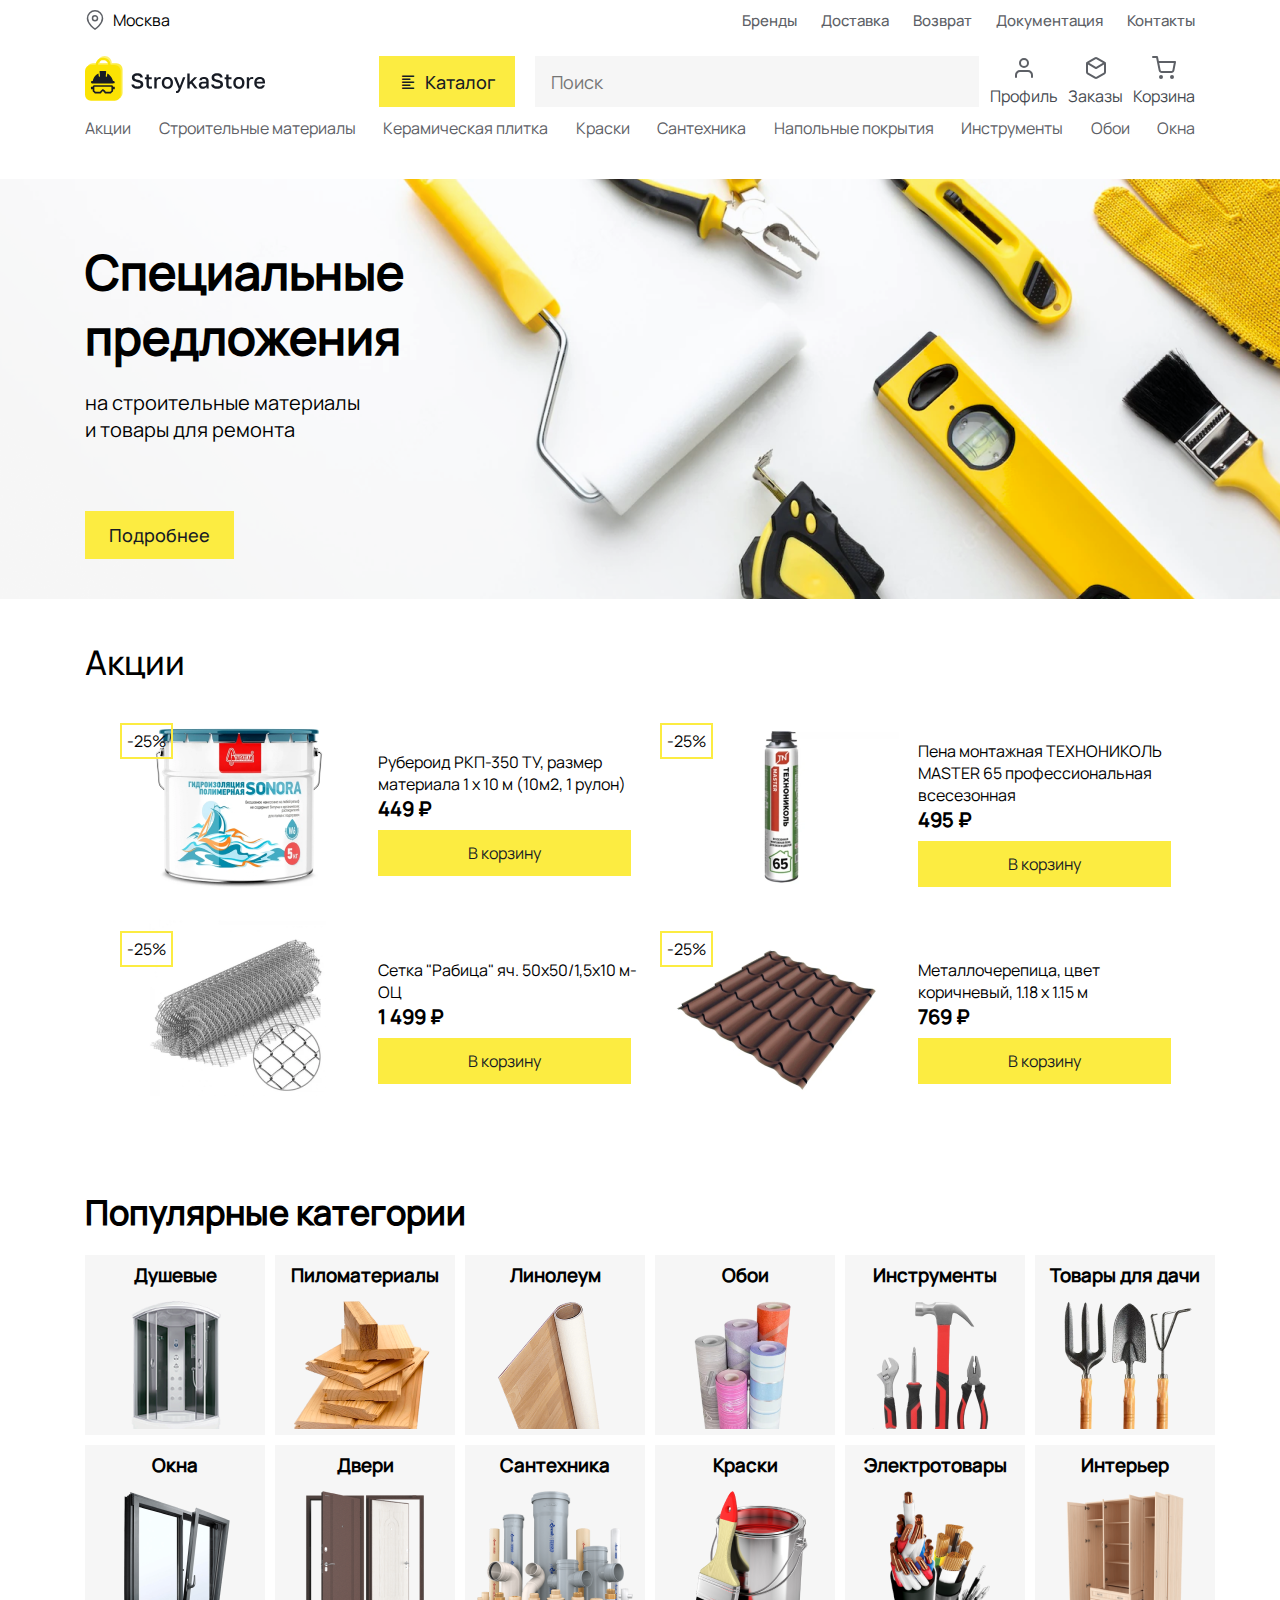
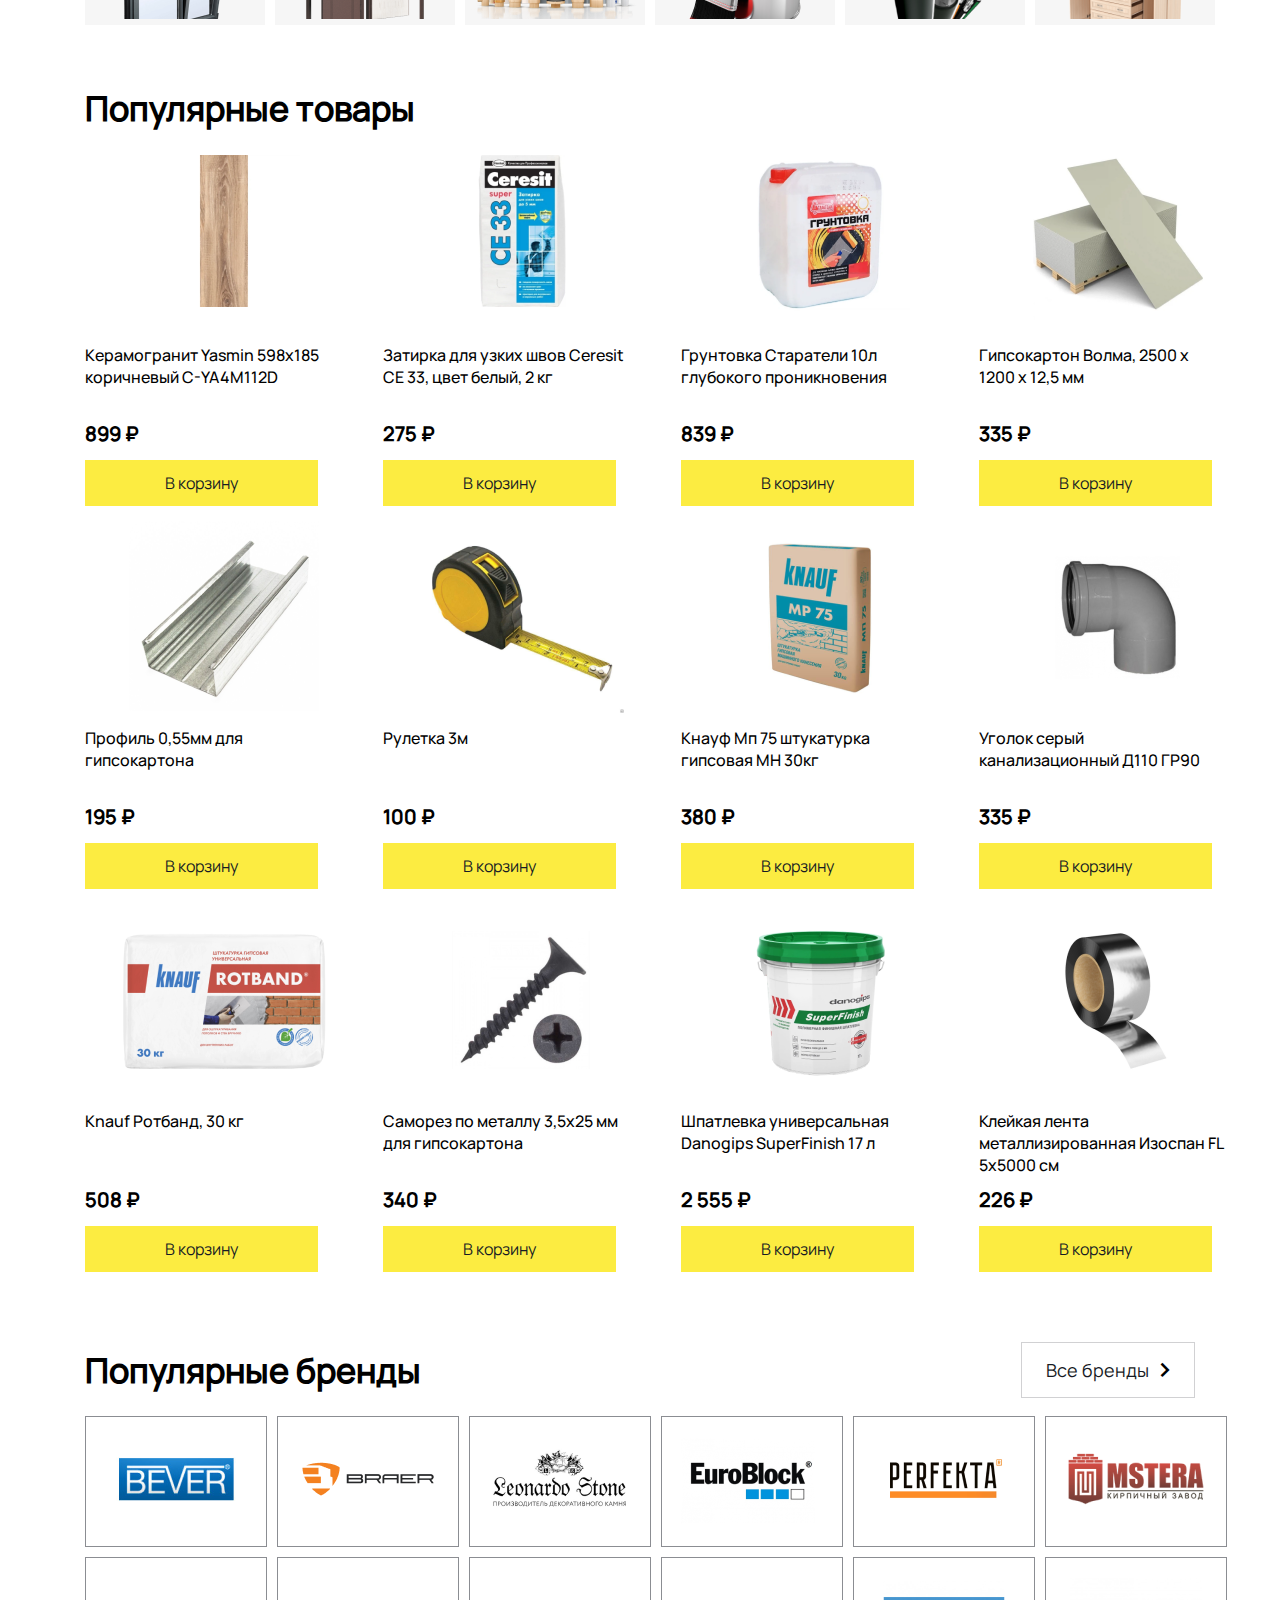
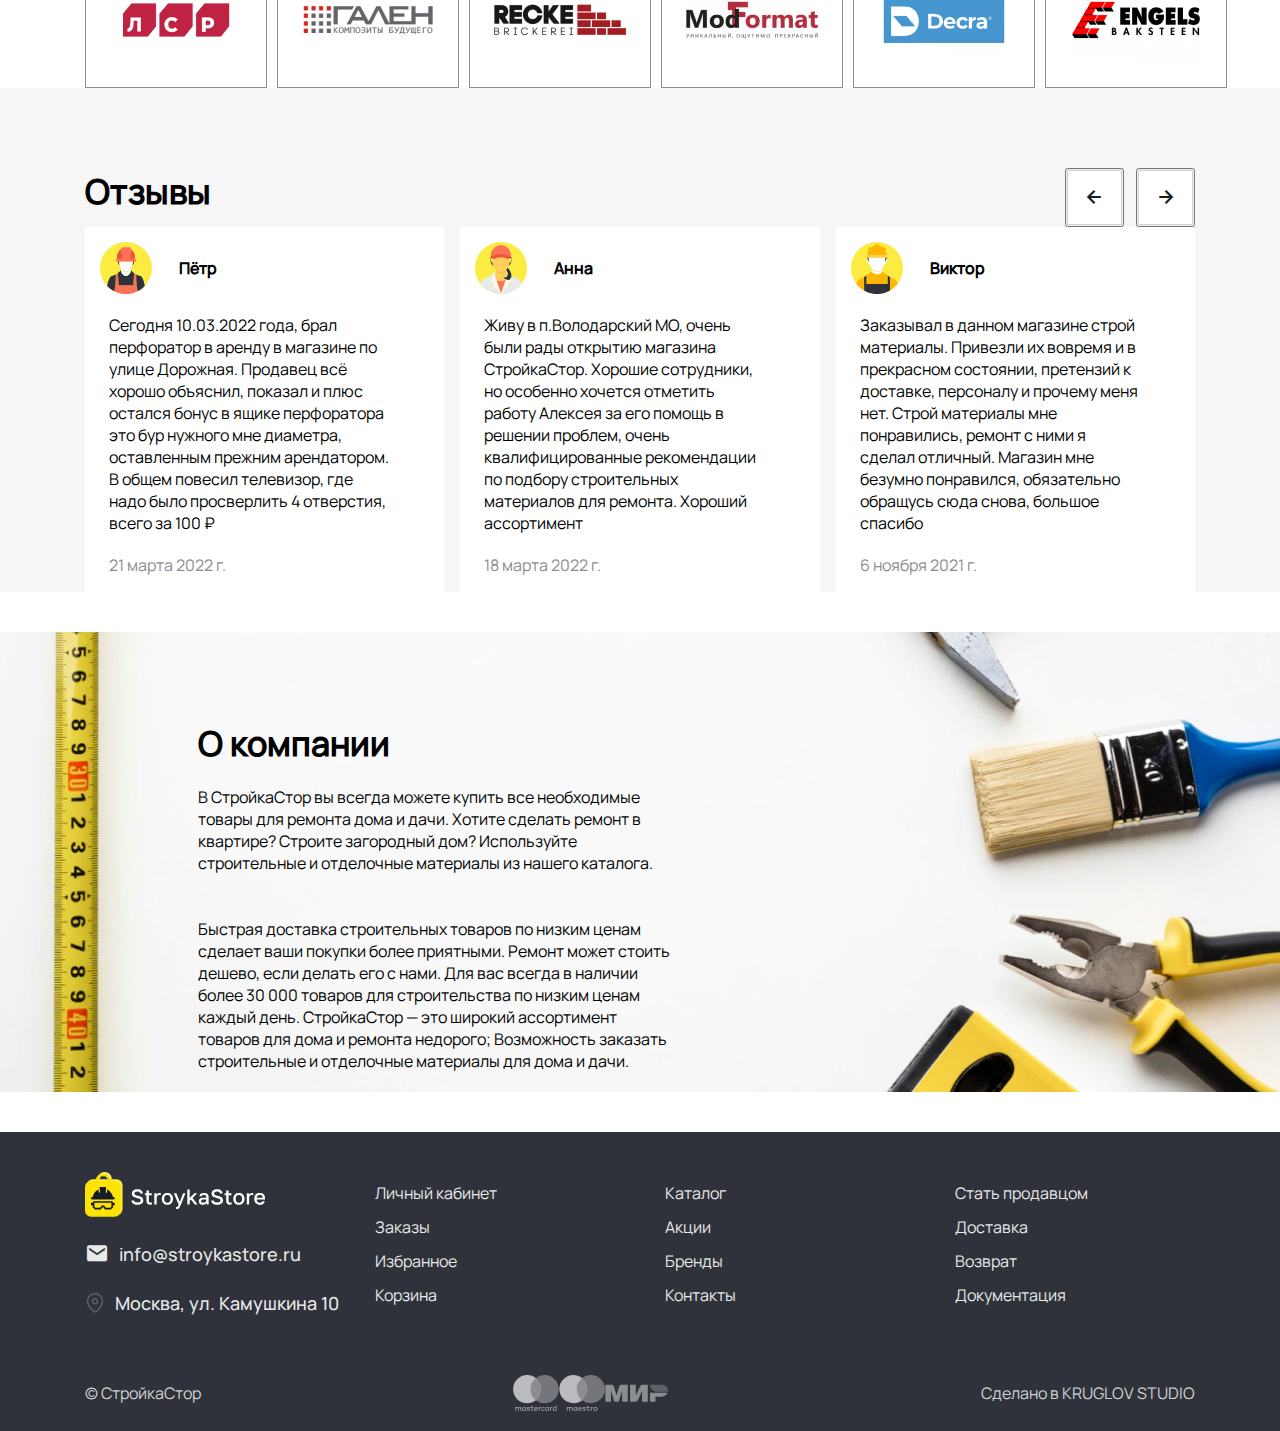
<file: index.html>
<!DOCTYPE html>
<html lang="en">

    <head>
        <meta charset="UTF-8">
        <meta http-equiv="X-UA-Compatible" content="IE=edge">
        <meta name="viewport" content="width=device-width, initial-scale=1.0">
        <title>Document</title>
        <link href="https://unpkg.com/boxicons@2.1.4/css/boxicons.min.css" rel="stylesheet">
        <link rel="stylesheet" href="styles/main.css">
        <link rel="stylesheet" href="styles/media.css">
    </head>

    <body>

        <header class="header">
            <nav class="header__nav">
                <div class="container">
                    <div class="nav__info">


                        <div class="nav__location">
                            <img src="images/nav-icons/Icon.svg" alt="">
                            <p class="nav__icon-txt">Москва</p>
                        </div>


                        <ul class="nav__list">
                            <li><a href="pages/brands.html" class="nav__link">Бренды</a></li>
                            <li><a href="pages/delivery.html" class="nav__link">Доставка</a></li>
                            <li><a href="pages/return.html" class="nav__link">Возврат</a></li>
                            <li><a href="pages/documentation.html" class="nav__link">Документация</a></li>
                            <li><a href="pages/contacts.html" class="nav__link">Контакты</a></li>
                        </ul>
                    </div>
                </div>
                <div class="container">
                    <div class="header__nav-info">
                        <a href="index.html"><img src="images/nav-icons/nav-logo.svg" alt=""></a>
                        <form action="" class="header__nav-form">
                            <a href="pages/catalog.html" class="nav__form-btn">
                                <i class="bx bx-align-left"></i>
                                Каталог
                            </a>
                            <input type="text" placeholder="Поиск" class="nav__form-inp">
                        </form>
                        <div class="nav__icons">
                            <a href="pages/profil.html" class="nav__icon-link">
                                <img src="images/nav-icons/nav-icon1.svg" alt="">
                                <p class="nav__icon1-txt">Профиль</p>
                            </a>

                            <a href="pages/orders.html" class="nav__icon-link">
                                <img src="images/nav-icons/nav-icon2.svg" alt="">
                                <p class="nav__icon2-txt">Заказы</p>
                            </a>


                            <a href="pages/basket.html" class="nav__icon-link">
                                <img src="images/nav-icons/nav-icon3.svg" alt="">
                                <p class="nav__icon3-txt">Корзина</p>
                            </a>

                        </div>
                    </div>

                </div>

                <ul class="header__nav-list">
                    <div class="container">
                        <li><a href="#" class="nav__list-link">Акции</a></li>
                        <li><a href="#" class="nav__list-link">Строительные материалы</a></li>
                        <li><a href="#" class="nav__list-link">Керамическая плитка</a></li>
                        <li><a href="#" class="nav__list-link">Краски</a></li>
                        <li><a href="#" class="nav__list-link">Сантехника</a></li>
                        <li><a href="#" class="nav__list-link">Напольные покрытия</a></li>
                        <li><a href="#" class="nav__list-link">Инструменты</a></li>
                        <li><a href="#" class="nav__list-link">Обои</a></li>
                        <li><a href="#" class="nav__list-link">Окна</a></li>
                    </div>
                </ul>

            </nav>
            <div class="header__banner">
                <div class="container">
                    <h1 class="header__banner-title">Специальные предложения</h1>
                    <p class="header__banner-txt">на строительные материалы и товары для ремонта</p>
                    <a href="#" class="header__banner-link">Подробнее</a>
                </div>
            </div>
        </header>

        <main class="main">
            <div class="container">
                <h2 class="action__title">Акции</h2>
            </div>
            <section class="action">
                <div class="container">
                    <div class="card">
                        <img src="images/main-images/card1-img.png" alt="">
                        <div class="card__info">
                            <p class="card__img-txt">Рубероид РКП-350 ТУ, размер материала 1 х 10 м (10м2, 1 рулон)</p>
                            <p class="card__number">449 ₽</p>
                            <a href="./pages/basket.html" class="card__link">В корзину</a>
                            <p class="card__discount">-25%</p>
                        </div>
                    </div>
                    <div class="card">
                        <img src="images/main-images/card2-img.png" alt="">
                        <div class="card__info">
                            <p class="card__img-txt">Пена монтажная ТЕХНОНИКОЛЬ MASTER 65 профессиональная всесезонная
                            </p>
                            <p class="card__number">495 ₽</p>
                            <a href="./pages/basket.html" class="card__link">В корзину</a>
                            <p class="card__discount">-25%</p>
                        </div>
                    </div>
                    <div class="card">
                        <img src="images/main-images/card3-img.png" alt="">
                        <div class="card__info">
                            <p class="card__img-txt">Сетка "Рабица" яч. 50х50/1,5х10 м-ОЦ</p>
                            <p class="card__number">1 499 ₽</p>
                            <a href="./pages/basket.html" class="card__link">В корзину</a>
                            <p class="card__discount">-25%</p>
                        </div>
                    </div>
                    <div class="card">
                        <img src="images/main-images/card4-img.png" alt="">
                        <div class="card__info">
                            <p class="card__img-txt">Металлочерепица, цвет коричневый, 1.18 х 1.15 м</p>
                            <p class="card__number">769 ₽</p>
                            <a href="./pages/basket.html" class="card__link">В корзину</a>
                            <p class="card__discount">-25%</p>
                        </div>
                    </div>
                </div>
            </section>

            <div class="container">
                <h3 class="category__card-title">Популярные категории</h3>
            </div>
            <section class="category">
                <div class="category__card">
                    <h3>Душевые</h3>
                    <img src="images/main-images/category-card1.png" alt="">
                </div>
                <div class="category__card">
                    <h3>Пиломатериалы</h3>
                    <img src="images/main-images/category-card2.png" alt="">
                </div>
                <div class="category__card">
                    <h3>Линолеум</h3>
                    <img src="images/main-images/category-card3.png" alt="">
                </div>
                <div class="category__card">
                    <h3>Обои</h3>
                    <img src="images/main-images/category-card4.png" alt="">
                </div>
                <div class="category__card">
                    <h3>Инструменты</h3>
                    <img src="images/main-images/category-card5.png" alt="">
                </div>
                <div class="category__card">
                    <h3>Товары для дачи</h3>
                    <img src="images/main-images/category-card6.png" alt="">
                </div>
                <div class="category__card">
                    <h3>Окна</h3>
                    <img src="images/main-images/category-card7.png" alt="">
                </div>
                <div class="category__card">
                    <h3>Двери</h3>
                    <img src="images/main-images/category-card8.png" alt="">
                </div>
                <div class="category__card">
                    <h3>Сантехника</h3>
                    <img src="images/main-images/category-card9.png" alt="">
                </div>
                <div class="category__card">
                    <h3>Краски</h3>
                    <img src="images/main-images/category-card10.png" alt="">
                </div>
                <div class="category__card">
                    <h3>Электротовары</h3>
                    <img src="images/main-images/category-card11.png" alt="">
                </div>
                <div class="category__card">
                    <h3>Интерьер</h3>
                    <img src="images/main-images/category-card12.png" alt="">
                </div>


            </section>

            <div class="container">
                <h3 class="products__title">Популярные товары</h3>
            </div>
            <section class="products">
                <div class="container">
                    <div class="products__card">
                        <img src="images/products-card-images/products-card1-img.png" alt="">
                        <p class="products__card-txt">Керамогранит Yasmin 598х185 коричневый C-YA4M112D</p>
                        <p class="products__card-number">899 ₽</p>
                        <a href="./pages/basket.html" class="products__card-link">В корзину</a>
                    </div>
                    <div class="products__card">
                        <img src="images/products-card-images/products-card2-img.png" alt="">
                        <p class="products__card-txt">Затирка для узких швов Ceresit СЕ 33, цвет белый, 2 кг</p>
                        <p class="products__card-number">275 ₽</p>
                        <a href="./pages/basket.html" class="products__card-link">В корзину</a>
                    </div>
                    <div class="products__card">
                        <img src="images/products-card-images/products-card3-img.png" alt="">
                        <p class="products__card-txt">Грунтовка Старатели 10л глубокого проникновения</p>
                        <p class="products__card-number">839 ₽</p>
                        <a href="./pages/basket.html" class="products__card-link">В корзину</a>
                    </div>
                    <div class="products__card">
                        <img src="images/products-card-images/products-card4-img.png" alt="">
                        <p class="products__card-txt">Гипсокартон Волма, 2500 х 1200 х 12,5 мм</p>
                        <p class="products__card-number">335 ₽</p>
                        <a href="./pages/basket.html" class="products__card-link">В корзину</a>
                    </div>
                    <div class="products__card">
                        <img src="images/products-card-images/products-card5-img.png" alt="">
                        <p class="products__card-txt">Профиль 0,55мм для гипсокартона</p>
                        <p class="products__card-number">195 ₽</p>
                        <a href="./pages/basket.html" class="products__card-link">В корзину</a>
                    </div>
                    <div class="products__card">
                        <img src="images/products-card-images/products-card6-img.png" alt="">
                        <p class="products__card-txt">Рулетка 3м</p>
                        <p class="products__card-number">100 ₽</p>
                        <a href="./pages/basket.html" class="products__card-link">В корзину</a>
                    </div>
                    <div class="products__card">
                        <img src="images/products-card-images/products-card7-img.png" alt="">
                        <p class="products__card-txt">Кнауф Мп 75 штукатурка гипсовая МН 30кг
                        </p>
                        <p class="products__card-number">380 ₽</p>
                        <a href="./pages/basket.html" class="products__card-link">В корзину</a>
                    </div>
                    <div class="products__card">
                        <img src="images/products-card-images/products-card8-img.png" alt="">
                        <p class="products__card-txt">Уголок серый канализационный Д110 ГР90
                        </p>
                        <p class="products__card-number">335 ₽</p>
                        <a href="./pages/basket.html" class="products__card-link">В корзину</a>
                    </div>
                    <div class="products__card">
                        <img src="images/products-card-images/products-card9-img.png" alt="">
                        <p class="products__card-txt">Knauf Ротбанд, 30 кг</p>
                        <p class="products__card-number">508 ₽</p>
                        <a href="./pages/basket.html" class="products__card-link">В корзину</a>
                    </div>
                    <div class="products__card">
                        <img src="images/products-card-images/products-card10-img.png" alt="">
                        <p class="products__card-txt">Саморез по металлу 3,5х25 мм для гипсокартона
                        </p>
                        <p class="products__card-number">340 ₽</p>
                        <a href="./pages/basket.html" class="products__card-link">В корзину</a>
                    </div>
                    <div class="products__card">
                        <img src="images/products-card-images/products-card11-img.png" alt="">
                        <p class="products__card-txt">Шпатлевка универсальная Danogips SuperFinish 17 л
                        </p>
                        <p class="products__card-number">2 555 ₽</p>
                        <a href="./pages/basket.html" class="products__card-link">В корзину</a>
                    </div>
                    <div class="products__card">
                        <img src="images/products-card-images/products-card12-img.png" alt="">
                        <p class="products__card-txt">Клейкая лента металлизированная Изоспан FL 5х5000 см</p>
                        <p class="products__card-number">226 ₽</p>
                        <a href="./pages/basket.html" class="products__card-link">В корзину</a>
                    </div>
                </div>
            </section>

            <div class="container d-flex">
                <h2 class="main__brands-title">Популярные бренды</h2>
                <div class="main__brands-link">
                    <a href="#" class="main__brands-link-txt">Все бренды</a>
                    <i class="bx bx-chevron-right main__brands-link-icon"></i>
                </div>
            </div>
            <section class="main__brands">
                <div class="brands__card">
                    <img src="images/brand-cards-images/brand-card1-img.png" alt="">
                </div>
                <div class="brands__card">
                    <img src="images/brand-cards-images/brand-card2-img.png" alt="">
                </div>
                <div class="brands__card">
                    <img src="images/brand-cards-images/brand-card3-img.png" alt="">
                </div>
                <div class="brands__card">
                    <img src="images/brand-cards-images/brand-card4-img.png" alt="">
                </div>
                <div class="brands__card">
                    <img src="images/brand-cards-images/brand-card5-img.png" alt="">
                </div>
                <div class="brands__card">
                    <img src="images/brand-cards-images/brand-card6-img.png" alt="">
                </div>
                <div class="brands__card">
                    <img src="images/brand-cards-images/brand-card7-img.png" alt="">
                </div>
                <div class="brands__card">
                    <img src="images/brand-cards-images/brand-card8-img.png" alt="">
                </div>
                <div class="brands__card">
                    <img src="images/brand-cards-images/brand-card9-img.png" alt="">
                </div>
                <div class="brands__card">
                    <img src="images/brand-cards-images/brand-card10-img.png" alt="">
                </div>
                <div class="brands__card">
                    <img src="images/brand-cards-images/brand-card11-img.png" alt="">
                </div>
                <div class="brands__card">
                    <img src="images/brand-cards-images/brand-card12-img.png" alt="">
                </div>
            </section>
            <section class="reviews">
                <div class="container d-flex2">
                    <h2 class="reviews__title">Отзывы</h2>
                    <div class="reviews__links">
                        <button><i class="bx bx-left-arrow-alt reviews__link"></i></button>
                        <button><i class="bx bx-right-arrow-alt reviews__link2"></i></button>
                    </div>
                </div>
                <div class="container">
                    <div class="reviews__card">
                        <div class="reviews__card-avatar">
                            <img class="reviews__card-img" src="images/reviews-card-avatars/reviews__card1-avatar.svg"
                                alt="">
                            <h4 class="reviews__card-img-title">Пётр</h4>
                        </div>
                        <p class="reviews__card-img-txt">Сегодня 10.03.2022 года, брал перфоратор в аренду в магазине по
                            улице Дорожная. Продавец всё хорошо объяснил, показал и плюс остался бонус в ящике
                            перфоратора это бур нужного мне диаметра, оставленным прежним арендатором. В общем повесил
                            телевизор, где надо было просверлить 4 отверстия, всего за 100 ₽</p>
                        <p class="reviews__card-img-number">21 марта 2022 г.</p>
                    </div>
                    <div class="reviews__card">
                        <div class="reviews__card-avatar">
                            <img class="reviews__card-img" src="images/reviews-card-avatars/reviews__card2-avatar.svg"
                                alt="">
                            <h4 class="reviews__card-img-title">Анна</h4>
                        </div>
                        <p class="reviews__card-img-txt">Живу в п.Володарский МО, очень были рады открытию магазина
                            СтройкаСтор. Хорошие сотрудники, но особенно хочется отметить работу Алексея за его помощь в
                            решении проблем, очень квалифицированные рекомендации по подбору строительных материалов для
                            ремонта. Хороший ассортимент
                        </p>
                        <p class="reviews__card-img-number">18 марта 2022 г.</p>
                    </div>
                    <div class="reviews__card">
                        <div class="reviews__card-avatar">
                            <img class="reviews__card-img" src="images/reviews-card-avatars/reviews__card3-avatar.svg"
                                alt="">
                            <h4 class="reviews__card-img-title">Виктор</h4>
                        </div>
                        <p class="reviews__card-img-txt">Заказывал в данном магазине строй материалы. Привезли их
                            вовремя и в прекрасном состоянии, претензий к доставке, персоналу и прочему меня нет. Строй
                            материалы мне понравились, ремонт с ними я сделал отличный. Магазин мне безумно понравился,
                            обязательно обращусь сюда снова, большое спасибо</p>
                        <p class="reviews__card-img-number">6 ноября 2021 г.</p>
                    </div>
                </div>

            </section>

            <div class="main__banner">
                <h2 class="main__banner-title">О компании</h2>
                <p class="main__banner-txt">В СтройкаСтор вы всегда можете купить все необходимые товары для ремонта
                    дома и дачи. Хотите сделать ремонт в квартире? Строите загородный дом? Используйте строительные и
                    отделочные материалы из нашего каталога.
                    <br>
                    <br>
                    <br>
                    Быстрая доставка строительных товаров по низким ценам сделает ваши покупки более приятными. Ремонт
                    может стоить дешево, если делать его с нами. Для вас всегда в наличии более 30 000 товаров для
                    строительства по низким ценам каждый день.
                    СтройкаСтор — это широкий ассортимент товаров для дома и ремонта недорого; Возможность заказать
                    строительные и отделочные материалы для дома и дачи.
                </p>
                <!-- <p class="main__banner-txt2">
                    Быстрая доставка строительных товаров по низким ценам сделает ваши покупки более приятными. Ремонт может стоить дешево, если делать его с нами. Для вас всегда в наличии более 30 000 товаров для строительства по низким ценам каждый день.
                    СтройкаСтор — это широкий ассортимент товаров для дома и ремонта недорого; Возможность заказать строительные и отделочные материалы для дома и дачи.</p> -->
            </div>


        </main>

        <footer class="footer">
            <div class="container">
                <div class="footer__list">

                    <img class="footer__list-logo" src="images/footer-logos/footer-logo.svg" alt="">
                    <p class="footer__list-email">
                        <i class="bx bxs-envelope footer__email"></i>

                        info@stroykastore.ru
                    </p>
                    <p class="footer__list-location">
                        <img src="images/nav-icons/Icon.svg" alt="">
                        Москва, ул. Камушкина 10
                    </p>

                </div>


                <ul class="footer__list2">
                    <li><a href="./pages/profil.html" class="footer__list-link">Личный кабинет</a></li>
                    <li><a href="./pages/delivery.html" class="footer__list-link">Заказы</a></li>
                    <li><a href="#" class="footer__list-link">Избранное</a></li>
                    <li><a href="./pages/basket.html" class="footer__list-link">Корзина</a></li>
                </ul>

                <ul class="footer__list3">
                    <li><a href="./pages/catalog.html" class="footer__list3-link">Каталог</a></li>
                    <li><a href="#" class="footer__list3-link">Акции</a></li>
                    <li><a href="pages/brands.html" class="footer__list3-link">Бренды</a></li>
                    <li><a href="./pages/contacts.html" class="footer__list3-link">Контакты</a></li>
                </ul>

                <ul class="footer__list4">
                    <li><a href="#" class="footer__list4-link">Стать продавцом</a></li>
                    <li><a href="pages/brands.html" class="footer__list4-link">Доставка</a></li>
                    <li><a href="pages/return.html" class="footer__list4-link">Возврат</a></li>
                    <li><a href="pages/documentation.html" class="footer__list4-link">Документация</a></li>
                </ul>

            </div>
            <div class="footer__info">
                <div class="container">

                    <p class="footer__info-txt">© СтройкаСтор</p>
                    <div class="footer__info-images">
                        <img src="images/footer-logos/footer-logo2.svg" alt="">
                        <img src="images/footer-logos/footer-logo3.svg" alt="">
                        <img src="images/footer-logos/footer-logo4.svg" alt="">
                    </div>
                    <p class="footer__info-text">Cделано в KRUGLOV STUDIO</p>
                </div>
            </div>
        </footer>





    </body>

</html>
</file>
<file: styles/main.css>
@import url(fonts.css);

* {
    margin: 0;
    padding: 0;
    box-sizing: border-box;
    font-family: 'Manrope';
}

.container {
    max-width: 1140px;
    width: 100%;
    margin: 0 auto;
    padding: 0 15px;
}

a {
    text-decoration: none;
}

li {
    list-style: none;
}

.nav__location {
    display: flex;
    column-gap: 8px;
}

.nav__list {
    display: flex;
    column-gap: 24px;
}

.header__nav-list {
    display: flex;
    justify-content: space-between;
}

.nav__link {
    color: #5D6066;
    font-size: 15px;
    font-weight: 500;
    transition: 0.3s;
}

.nav__link:hover {
    background-color: #F6F6F6;
    padding: 20px;
}

.nav__info {
    display: flex;
    justify-content: space-between;
    min-height: 40px;
    align-items: center;
}

.nav__form-btn {
    padding: 12px 20px;
    background-color: #fcec41;
    border: none;
    font-size: 18px;
    font-weight: 500;
    display: flex;
    align-items: center;
    column-gap: 8px;
    color: #171B24;
}

.nav__form-btn:hover {
    padding: 15px 30px;
}

.nav__form-inp {
    max-width: 444px;
    width: 100%;
    min-height: 48px;
    background-color: #F6F6F6;
    padding: 12px 0 12px 16px;
    font-size: 18px;
    border: none;
}

.header__nav-form {
    display: flex;
    column-gap: 20px;
    width: 100%;
    margin-left: 114px;
}

.header__nav-info {
    display: flex;
    justify-content: space-between;
    margin-top: 16px;
}

.nav__icons {
    display: flex;
    text-align: center;
    column-gap: 10px;
}

.nav__icon-link {
    color: #454950;
}

.nav__icon-link:hover {
    padding: 5px;
}

.nav__list-link {
    color: #5D6066;
}

.header__nav-list .container {
    display: flex;
    justify-content: space-between;
    margin-top: 10px;
}


.header__banner {
    background: url(../images/banners/header-banner.png) no-repeat center /cover;
    min-height: 420px;
    max-width: 1360px;
    margin: 40px auto;
    padding: 30px 0 30px 0;

}

.header__banner-title {
    max-width: 570px;
    width: 100%;
    font-size: 48px;
    margin-top: 30px;

}

.header__banner-txt {
    font-size: 20px;
    max-width: 278px;
    width: 100%;
    margin-top: 20px;
    margin-bottom: 80px;

}

.header__banner-link {
    background-color: #fcec41;
    padding: 12px 24px;
    font-size: 18px;
    font-weight: 500;
    color: #171B24;
}

.header__banner-link:hover {
    padding: 15px 30px;
}

/* header end */

/* main start */

.action__title {
    font-size: 34px;
    font-weight: 500;
   
}

.card {
    display: flex;
    align-items: center;
    position: relative;
}

.card__img-txt {
    max-width: 262px;
    width: 100%;
}

.card__number {
    font-size: 20px;
    font-weight: 700;
    margin-bottom: 20px;
}

.card__link {
    background-color: #fcec41;
    padding: 12px 90px;
    color: #171B24;
}

.card__link:hover {
    padding: 15px 95px;
}

.card__discount {
    position: absolute;
    top: 20px;
    left: 20px;
    border: 2px solid #fcec41;
    padding: 5px;
}

.action .container {
    display: flex;
    flex-wrap: wrap;
    justify-content: center;
    margin-top: 18px;
}

.category {
    max-width: 1140px;
    width: 100%;
    margin: 0 auto;
    padding: 0 15px;
    display: grid;
    grid-template-columns: repeat(6, 180px);
    grid-template-rows: repeat(2, 180px);
    gap: 10px;
}

.category__card {
    text-align: center;
    background: #F6F6F6;
    display: flex;
    flex-direction: column;
    justify-content: space-around;
}



.category__card-title {
    font-size: 34px;
    margin-bottom: 20px;
    margin-top: 70px;
}

.products__title {
    font-size: 34px;
    font-weight: 700;
    margin-top: 60px;
}

.products__card-txt {
    max-width: 246px;
    width: 100%;
    min-height: 76px;
    font-weight: 500;
}

.products__card-number {
    font-weight: 700;
    font-size: 20px;
    margin-bottom: 25px;
}

.products__card-link {
    background-color: #fcec41;
    padding: 12px 80px;
    color: #171B24;
}

.products__card-link:hover {
    padding: 15px 90px;
}

.products .container {
    max-width: 1140px;
    width: 100%;
    margin: 0 auto;
    padding: 0 15px;
    display: grid;
    grid-template-columns: repeat(4, 278px);
    grid-template-areas:
        'c c c c'
        'c c c c'
        'c c c c'
    ;
    gap: 20px;
}

/* .products__card {
    border: 1px solid var(--bge-8-e-9-ea, #E8E9EA);
} */

.main__brands-title {

    font-size: 34px;
    font-weight: 600;

}

.main__brands {
    max-width: 1140px;
    width: 100%;
    margin: 0 auto;
    padding: 0 15px;
    display: grid;
    grid-template-columns: repeat(6, 1fr);
    grid-template-areas:
        'bc bc bc bc bc bc'
        'bc bc bc bc bc bc'
    ;
    gap: 10px;
}

.main__brands-link-txt {
    color: #171B24;
}

.brands__card {
    border: 1px solid #8B8D92;
}

.main__brands-link {
    padding: 12px 8px 12px 24px;
    font-size: 18px;
    border: 1px solid var(--bgd-1-d-1-d-3, #D1D1D3);
    background: var(--bgffffff, #FFF);
    max-width: 174px;
    width: 100%;
    display: flex;
    align-items: center;
}

.main__brands-link-icon {
    font-size: 30px;
}

.d-flex {
    display: flex;
    justify-content: space-between;
    align-items: center;
    margin-top: 82px;
    margin-bottom: 18px;
}

.reviews__link {
    border: 1px solid var(--bgd-1-d-1-d-3, #D1D1D3);
    background: var(--bgffffff, #FFF);
    padding: 14px;
    font-size: 25px;
    color: #171B24;
}

.reviews__link2 {
    border: 1px solid var(--bgd-1-d-1-d-3, #D1D1D3);
    background: var(--bgffffff, #FFF);
    padding: 14px;
    font-size: 25px;
    color: #171B24;
}

.reviews__links {
    display: flex;
    column-gap: 12px;
}

.reviews__title {
    font-size: 34px;

}

.d-flex2 {
    display: flex;
    justify-content: space-between;
    padding-top: 80px;
}

.reviews {
    background: var(--bgf-6-f-6-f-6, #F6F6F6);
}

.reviews__card {
    max-width: 376px;
    width: 100%;
    min-height: 365px;
    background-color: #FFF;
}

.reviews .container {
    display: flex;
    column-gap: 16px;
}

.reviews__card-img {
    padding: 15px;
}

.reviews__card-avatar {
    display: flex;
    column-gap: 12px;
    align-items: center;
}

.reviews__card-img-txt {
    max-width: 328px;
    width: 100%;
    padding: 5px 24px;
}

.reviews__card-img-number {
    padding: 15px 24px 10px 24px;
    color: #8B8D92;
}

.main__banner {
    background: url(../images/banners/main-banner.png) no-repeat center /cover;
    max-width: 1360px;
    width: 100%;
    min-height: 456px;
    margin: 40px auto;
}

.main__banner-title {
    font-size: 34px;
    padding: 88px 0px 20px 198px;
    max-width: 680px;
    width: 100%;
}

.main__banner-txt {
    max-width: 670px;
    width: 100%;
    padding: 0 0 20px 198px;
}

/* main end */

/* footer start */

.footer {
    background: var(--text-2-f-323-a, #2F323A);

}

.footer .container {
    display: flex;
    justify-content: space-between;
    align-items: center;
}



.footer__email {
    font-size: 24px;
}

.footer__list-email {
    font-weight: 500;
    font-size: 18px;
    display: flex;
    align-items: center;
    column-gap: 10px;
    color: #E8E9EA;
}

.footer__list-location {
    display: flex;
    align-items: center;
    column-gap: 10px;
    font-size: 18px;
    font-weight: 500;
    color: #E8E9EA;
}

.footer__list {
    display: flex;
    flex-direction: column;
    row-gap: 25px;
    padding-top: 40px;
    max-width: 278px;
    width: 100%;
}

.footer__list-logo {
    max-width: 180px;
    width: 100%;
}

.footer__list2 {
    display: flex;
    flex-direction: column;
    row-gap: 12px;
    padding-top: 40px;
    max-width: 278px;
    width: 100%;
}

.footer__list-link {
    color: #E8E9EA;
}


.footer__list3 {
    display: flex;
    flex-direction: column;
    row-gap: 12px;
    padding-top: 40px;
    max-width: 278px;
    width: 100%;
}

.footer__list3-link {
    color: #E8E9EA;
}

.footer__list4 {
    display: flex;
    flex-direction: column;
    row-gap: 12px;
    padding-top: 40px;
    max-width: 240px;
    width: 100%;
}

.footer__list4-link {
    color: #E8E9EA;
}

.footer__info {
    margin-top: 60px;
    padding-bottom: 20px;
}

.footer__info-txt {
    color: #D1D1D3;
}

.footer__info-text {
    color: #D1D1D3;
}

.footer__info-images {
    display: flex;
    align-items: center;
}

/* index end */

/* brands,html  start */

.brands__header-banner {
    background: url(../images/banners/brands-banner.png) no-repeat center /cover;
    min-height: 232px;
    max-width: 1360px;
    margin: 0 auto;
}

.brands__header-img-title {
    font-size: 48px;
    font-weight: 700;
    color: #171B24;
    max-width: 570px;
    width: 100%;
    margin-left: 100px;
}

.brands__header-img-txt {
    padding: 40px 100px 20px;
    max-width: 1160px;
    width: 100%;
    color: #454950;
}

.words__list {
    max-width: 1140px;
    width: 100%;
    margin: 80px auto;
    padding: 0 15px;
    display: grid;
    grid-template-columns: repeat(27, 36px);
    gap: 6.5px;
}

.words__list-txt {
    padding: 4px 8px;
    border: 1px solid var(--bgd-1-d-1-d-3, #D1D1D3);
    font-size: 18px;
    font-weight: 500;
    text-align: center;
    transition: 0.2s;
}

.words__list-txt:hover {
    background-color: #fcec41;
    padding: 8px;
}

.words__list-txt:nth-of-type(1) {
    grid-column: span 2;
    text-align: center;
}

.brands__word-list-title {
    color: #333;
    font-size: 34px;
    font-weight: 700;
}

.brands__word-list .container {
    display: flex;
    column-gap: 16px;
    border-bottom: 2px solid #5D6066;
}

.brands__word-list-texts {
    display: grid;
    grid-template-columns: repeat(5, 180px);
    gap: 10px;
    align-items: center;
    margin: 28px 0;
}

.brands__word-list-text {
    max-width: 180px;
    width: 100%;
    color: #2F323A;
    font-weight: 500;
}

.brands__word-list-title {
    max-width: 180px;
    width: 100%;
    display: flex;
    align-items: center;
}

/* brands,html end */

/* delivery,html start */

.delivery__header-banner {
    background: url(../images/banners/delivery-banner.png) no-repeat center /cover;
    min-height: 312px;
    max-width: 1360px;
    width: 100%;
    margin: 40px auto 0;
}

.delivery__header-banner-title {
    font-size: 48px;
    font-weight: 700;
    color: #171B24;
    max-width: 570px;
    width: 100%;
    margin: 20px 0 20px 100px;
}



.delivery__header-banner-txt {
    padding: 40px 100px 20px;
    max-width: 1160px;
    width: 100%;
    color: #454950;
}

.delivery__header-banner-text {
    max-width: 520px;
    width: 100%;
    font-size: 20px;
    font-weight: 400;
    margin-left: 100px;
    color: var(--text-2-f-323-a, #2F323A);
}

.delivery__main-info-cards {
    max-width: 1140px;
    width: 100%;
    margin: 40px auto 0;
    padding: 0 15px;
    display: grid;
    grid-template-columns: repeat(4, 278px);
    gap: 16px;
    margin-bottom: 80px;
}

.delivery__main-info-title {
    font-size: 34px;
    color: #2F323A;
    margin-top: 80px;
}



.delivery__main-info-card-txt {
    max-width: 278px;
    width: 100%;
    font-weight: 500;
    color: #2F323A;
}

.delivery__main-questions {
    max-width: 1160px;
    border: 1px solid var(--bgd-1-d-1-d-3, #D1D1D3);
    margin: 0 auto;
    padding: 80px 196px;
    display: flex;
    flex-direction: column;
    row-gap: 12px;
    margin-bottom: 80px;
}

.delivery__main-questions-title {
    max-width: 768px;
    width: 100%;
    font-size: 34px;
    color: #2F323A;
    margin-bottom: 20px;
}

.delivery__main-question1 {
    font-size: 18px;
    margin-bottom: 16px;
}

.delivery__main-question-info {
    background: var(--bgf-6-f-6-f-6, #F6F6F6);
    padding: 20px;
    max-width: 768px;
    width: 100%;
}


.delivery__main-question1-answer {
    max-width: 687px;
    width: 100%;
}

.d-flex3 {
    display: flex;
    justify-content: space-between;
}

.delivery__main-question1-icon {
    font-size: 25px;
}

.delivery__main-question-info2 {
    background: var(--bgf-6-f-6-f-6, #F6F6F6);
    max-width: 768px;
    width: 100%;
    padding: 16px 20px;
}

/* delivery,html end */

/* return.html start */

.return__header-banner {
    background: url(../images/banners/return-banner.png) no-repeat center /cover;
    min-height: 312px;
    max-width: 1360px;
    width: 100%;
    margin: 40px auto 0;
    background-color: #f1f1f1;
}


.return__header-banner-txt {
    padding: 40px 100px 20px;
    max-width: 1160px;
    width: 100%;
    color: #454950;
}

.return__header-banner-title {
    font-size: 48px;
    font-weight: 700;
    color: #171B24;
    max-width: 570px;
    width: 100%;
    margin: 20px 0 20px 100px;
}

.return__header-banner-text {
    max-width: 520px;
    width: 100%;
    font-size: 20px;
    font-weight: 400;
    margin-left: 100px;
    color: var(--text-2-f-323-a, #2F323A);
}

.return__main-info-text {
    max-width: 768px;
    width: 100%;
}

.return__main-info-title {
    max-width: 376px;
    width: 100%;
    font-size: 34px;
}

.return__main-info .container {
    display: flex;
    margin-top: 80px;
    margin-bottom: 80px;
}

/* return,html end */

/* documentation,html start */

.documentation__header-title {
    font-size: 48px;
    font-weight: 700;
    color: #171B24;
    max-width: 570px;
    width: 100%;
    margin: 20px 0 20px 0px;
}


.documentation__header-txt {
    padding: 40px 0px 20px;
    max-width: 1160px;
    width: 100%;
    color: #454950;
}

.documentation__header-card {
    max-width: 376px;
    width: 100%;
}

.documentation__header-card-info-title {
    font-size: 18px;
}

.documentation__header-card-info-link {
    display: block;
    max-width: 344px;
    width: 100%;
    background-color: #fcec41;
    padding: 16px;
    font-size: 18px;
    font-weight: 500;
    color: #171B24;
    text-align: center;
}

.documentation__header-card-img {
    background: var(--text-2-f-323-a, #2F323A);
    padding: 37px 55px 0;
    text-align: center;
}

.documentation__header-card-img-product {
    background-color: #FFF;
    max-width: 260px;
    width: 100%;
    min-height: 208px;
    padding: 25px 20px;
}


.documentation__header-card-img-title {
    max-width: 220px;
    width: 100%;
    font-size: 20px;
    font-weight: 400;
}

.documentation__header-card-info {
    background-color: #FFF;
    max-width: 476px;
    width: 100%;
    padding: 16px;
    border: 1px solid var(--bge-8-e-9-ea, #E8E9EA);
}



.documentation__header-card-img-item {
    width: 175px;
    height: 20px;
    background: #E9E9E9;
    margin-top: 20px;

}

.documentation__header-card-img-item:nth-of-type(2) {
    width: 220px;
    height: 20px;
    background: #E9E9E9;
    margin-top: 15px;
}

.d-flex4 {
    display: flex;
    column-gap: 16px;
    margin-bottom: 100px;
}

/* documentation,hmtl end  */

/* contacts,html start */

.contacts__header-info {
    padding: 40px 15px 80px;
}

.contacts__map {
    text-align: center;
    margin-bottom: 80px;
}

.canvascontacts__header-txt {
    padding: 40px 0px 20px;
    max-width: 1160px;
    width: 100%;
    color: #454950;
}

.contacts__header-title {
    font-size: 48px;
    font-weight: 700;
    color: #171B24;
    max-width: 570px;
    width: 100%;
    margin: 20px 0 0 0px;
}

.contacts__main-info-list {
    display: flex;
    column-gap: 16px;
}

.contacts__main-info-texts {
    max-width: 376px;
    width: 100%;
}

.contacts__main-info-texts2 {
    max-width: 474px;
    width: 100%;
}

.contacts__main-info-texts3 {
    max-width: 278px;
    width: 100%;
}

/* contacts end */

/* catalog start */


.catalog__header-banner {
    background: url(../images/banners/catalog-banner.png) no-repeat center /cover;
    max-width: 1360px;
    width: 100%;
    min-height: 232px;
    margin: 40px auto 80px;
    padding: 0 20px;
}

.catalog__header-banner-txt {
    padding: 40px 100px 20px;
    max-width: 1160px;
    width: 100%;
    color: #454950;
}

.catalog__header-banner-title {
    font-size: 48px;
    font-weight: 700;
    color: #171B24;
    max-width: 570px;
    width: 100%;
    margin-left: 100px;
}


.catalog__main-info .container {
    display: flex;
    flex-wrap: wrap;
    gap: 8px;
}

.catalog__main-info-txt {
    text-align: center;
    padding: 8px 12px;
    border: 1px solid var(--bgd-1-d-1-d-3, #D1D1D3);
    background: var(--bgffffff, #FFF);

    font-weight: 500;
    color: #171B24;
}

.catalog__main-cards {
    max-width: 1140px;
    width: 100%;
    margin: 0 auto;
    padding: 0 15px;
    display: grid;
    grid-template-columns: repeat(4, 278px);
    gap: 80px;
    margin-bottom: 80px;
}

.catalog__main-card-item {
    max-width: 180px;
    width: 100%;
    background: var(--bgf-6-f-6-f-6, #F6F6F6);
    text-align: center;
}

.catalog__main-card-item-title {
    font-size: 18px;
    font-weight: 500;
    color: #2F323A;
    margin: 12px 0 16px 0;
}


.catalog__main-card-text {
    max-width: 278px;
    width: 100%;
    font-size: 16px;
    font-weight: 500;
    color: #2F323A;
}

/* catalog,html end */

/* profil,html start */

.profil__main-form {
    max-width: 768px;
    width: 100%;
    margin: 40px auto 80px;
    padding: 36px;
    border: 1px solid var(--bgd-1-d-1-d-3, #D1D1D3);
    background: var(--bgffffff, #FFF);


}

.profil__main-form-inputs {
    display: flex;
    flex-direction: column;
    gap: 24px;
    align-items: center;
}


.profil__main-form-inp {
    display: flex;
    gap: 20px;
}

.profil__main-form-inp2 {
    display: flex;
    gap: 20px;

}

.profil__main-form-inp4 {
    display: flex;
    gap: 20px;
}



.profil__main-form-input {
    width: 340px;
    padding: 12px 16px;
    background: var(--bgf-6-f-6-f-6, #F6F6F6);
    border: none;
}

.profil__main-form-input3 {
    width: 696px;
    padding: 12px 16px;
    background: var(--bgf-6-f-6-f-6, #F6F6F6);
    border: none;
}

.profil__main-form-title {
    font-size: 34px;
    font-weight: 600;
    margin-bottom: 20px;
}







/* profil,html end */

/* orders,html start */


.orders__header-banner {
    background: url(../images/banners/orders-banner.png) no-repeat center /cover;
    min-height: 232px;
    max-width: 1360px;
    width: 100%;
    margin: 0 auto;
}


.orders__header-banner-txt {
    padding: 40px 0 20px;
    max-width: 1160px;
    width: 100%;
    color: #454950;
}

.orders__header-banner-title {
    font-size: 48px;
    font-weight: 700;
    color: #171B24;
    max-width: 570px;
    width: 100%;
}

.orders__main-info {
    display: flex;
    border: 1px solid var(--bge-8-e-9-ea, #E8E9EA);
    min-height: 134px;
}

.orders__main-info-img {
    border-right: 1px solid var(--bge-8-e-9-ea, #E8E9EA);
    background: var(--bgffffff, #FFF);
}

.orders__main-info-text {
    border-right: 1px solid var(--bge-8-e-9-ea, #E8E9EA);
    background: var(--bgffffff, #FFF);
    padding: 16px;
    display: flex;
    flex-direction: column;
    row-gap: 20px;
    justify-content: center;
}

.orders__main-info-text-number {
    font-size: 20px;
    font-weight: 700;
    color: #171B24;
}


.orders__main-title {
    font-size: 18px;
    font-weight: 700;
    color: #2F323A;
}

.orders__main-text {
    color: #2F323A;
}

.orders__main-info-txt {
    display: flex;
    column-gap: 50px;
    padding: 16px;
}

.d-flex6 {
    display: flex;
    flex-direction: column;
    gap: 16px;
    margin-top: 40px;
    margin-bottom: 80px;
}

/* orders,hmtl end */

/* basket,html start */


.basket__header-banner {
    background: url(../images/banners/basket-banner.png) no-repeat center /cover;
    min-height: 232px;
    max-width: 1360px;
    width: 100%;
    margin: 40px auto;
}

.basket__header-banner-txt {
    padding: 40px 0 20px;
    max-width: 1160px;
    width: 100%;
    color: #454950;
}

.basket__header-banner-title {
    font-size: 48px;
    font-weight: 700;
    color: #171B24;
    max-width: 570px;
    width: 100%;
}

.basket__info-dflex {
    display: flex;
    column-gap: 20px;
}

.basket__info-dflex:nth-of-type(2) {
    column-gap: 30px;
}

.basket__info-dflex:nth-of-type(3) {
    column-gap: 80px;
    border-bottom: 1px solid var(--bgf-6-f-6-f-6, #F6F6F6);
}

.basket__info {
    border: 1px solid var(--bgf-6-f-6-f-6, #F6F6F6);
    background: var(--bgffffff, #FFF);
    max-width: 278px;
    width: 100%;
    padding: 16px;
}

.basket__info-title {
    margin-bottom: 10px;
    font-weight: 700;
    font-size: 18px;
    color: #171B24;
}

.basket__info-btn {
    display: block;
    max-width: 246px;
    width: 100%;
    background-color: #fcec41;
    padding: 12px 0;
    text-align: center;
    color: #171B24;
    margin-top: 20px;
    border-top: 1px solid var(--bgf-6-f-6-f-6, #F6F6F6);
}

.basket__info-link {
    color: #171B24;
}

.main-info-texts-icon {
    font-size: 24px;
}

.main-info-texts-txt {
    max-width: 244px;
    width: 100%;
    font-weight: 500;
    font-size: 15px;
    color: #454950;
}

.d-flex7 {
    display: flex;
    column-gap: 10px;
    margin-bottom: 15px;
}

.basket__main-product {
    display: flex;
    border: 1px solid var(--bge-8-e-9-ea, #E8E9EA);
    background: var(--bgffffff, #FFF);
}

.basket__main-product-img {
    border-right: 1px solid var(--bge-8-e-9-ea, #E8E9EA);
}

.basket__main-product-info {
    padding: 20px;
}

.basket__main-product-info-text {
    max-width: 262px;
    width: 100%;
    color: #2F323A;
}

.basket__main-product-info-number {
    font-weight: 700;
    font-size: 20px;
    color: #171B24;
}

.basket__main-product-info-icons {
    display: flex;
    justify-content: space-between;

    border: 1px solid var(--bge-8-e-9-ea, #E8E9EA);
    background: var(--bgffffff, #FFF);
}

.basket__icon {
    font-size: 24px;
    border-right: 1px solid var(--bge-8-e-9-ea, #E8E9EA);
    background: var(--bgffffff, #FFF);
    padding: 10px;
}

.basket__icon2 {
    font-size: 24px;
    border-left: 1px solid var(--bge-8-e-9-ea, #E8E9EA);
    background: var(--bgffffff, #FFF);
    padding: 10px;
}

.basket__main-product-info-icons-number {
    padding: 10px;
    font-weight: 500;
    font-size: 18px;
    color: #171B24;
}

.basket__main-product-info {
    display: flex;
    flex-direction: column;
    justify-content: space-around;
    max-width: 294px;
    width: 100%;
}


.basket__main-product-texts {
    display: flex;
    flex-direction: column;
    justify-content: space-around;
}

.basket__main-product-texts-btn {
    color: #171B24;
    padding: 12px 70px;
    border: 1px solid var(--bge-8-e-9-ea, #E8E9EA);
}

.basket__main-item .container {
    display: flex;
    column-gap: 16px;
    margin-bottom: 80px;
}

.basket__products {
    display: flex;
    flex-direction: column;
    row-gap: 16px;
    max-width: 866px;
    width: 100%;
}

/* basket.html end */

/* products,html start */


.header__block-txt {
    padding: 40px 0 20px;
    max-width: 1160px;
    width: 100%;
    color: #454950;
}

.header__block-title {
    font-size: 48px;
    font-weight: 700;
    color: #171B24;
    max-width: 570px;
    width: 100%;
}

.products__main-left-numbers-title {
    color: #171B24;
    font-size: 18px;
    font-weight: 700;
}


.products__main-left-number {
    padding: 12px 16px;
    background-color: #F6F6F6;
    max-width: 117px;
    width: 100%;
    color: #8B8D92;
}

.d-flex8 {
    display: flex;
    column-gap: 12px;
}


.products__main-left {
    max-width: 278px;
    width: 100%;
    min-height: 640px;
    height: 100%;
    padding: 15px;
    border: 1px solid var(--bgd-1-d-1-d-3, #D1D1D3);

}

.products__main-left-numbers-item {
    display: block;
    width: 246px;
    height: 8px;
    background: var(--bge-8-e-9-ea, #E8E9EA);
    margin-top: 18px;
    display: flex;
    justify-content: center;
    align-items: center;
}

.products__main-left-numbers-item2 {
    display: block;
    width: 136px;
    height: 8px;
    background: var(--text-8-b-8-d-92, #8B8D92);
}

.products__main-left-numbers-icon {
    background-color: #fff;
    font-size: 16px;
    border: 1px solid var(--text-5-d-6066, #8B8D92);

}

.products__main-left-info {
    margin-top: 40px;
}


.products__main-left-info-inp {
    padding: 10px 16px;
    background: var(--bgf-6-f-6-f-6, #F6F6F6);
    border: none;
    margin-top: 12px;
}

.main2 {
    display: flex;
    gap: 20px;
}

.main-left-icon {
    font-size: 25px;
}

.products__main-left-search-title {
    margin-bottom: 12px;
}

.products__main-left-search-inp {
    padding: 12px 16px;
    border: none;
    background: var(--bgf-6-f-6-f-6, #F6F6F6);
    font-size: 18px;
    font-weight: 500;
}

.products__main-left-buttons {
    display: flex;
    flex-direction: column;
    gap: 20px;
    margin-top: 32px;
    border-top: 1px solid var(--bgd-1-d-1-d-3, #D1D1D3);
}

.products__main-right {
    margin-bottom: 80px;
}

.products__main-left-btn {
    display: block;
    max-width: 246px;
    width: 100%;
    border: 1px solid var(--bgd-1-d-1-d-3, #D1D1D3);
    background: var(--bgffffff, #FFF);
    padding: 12px;
    text-align: center;
    color: #171B24;
    transition: 0.5s;
}

.products__main-left-btn:hover {
    background-color: #fcec41;
}

.products__main-cards {
    display: grid;
    gap: 16px;
    grid-template-columns: repeat(3, 1fr);
}




.products__main-card-img {
    min-height: 208px;
}

.products__main-card {
    max-width: 300px;
    width: 100%;
    border: 1px solid var(--bge-8-e-9-ea, #E8E9EA);
    background: var(--bgffffff, #FFF);
    padding: 16px;
    display: flex;
    flex-direction: column;
    justify-content: space-between;
    height: 100%;
}

.products__main-card-text {
    max-width: 246px;
    width: 100%;
    font-weight: 500;
    color: #2F323A;
}

.products__main-card-txt {
    color: #171B24;
    font-weight: 700;
    font-size: 20px;
}

.products__main-card-btn {
    display: block;
    max-width: 246px;
    width: 100%;
    background-color: #fcec41;
    padding: 12px;
    font-size: 18px;
    font-weight: 500;
    color: #171B24;
    text-align: center;
    border: none;
}

.main2 {
    display: flex;
}

/* products,html end */


/* product,html end */

.product__wrapper {
    display: flex;
    border: 1px solid var(--bgd-1-d-1-d-3, #D1D1D3);
    background: var(--bgffffff, #FFF);
    justify-content: space-between;
    align-items: center;
}

.product__wrapper-img {
    max-width: 571px;
    width: 100%;

}

.product__header-txt {
    color: #4a4c4f;
    font-weight: 400;
    margin: 40px 0;
}

.product__wrapper-info {
    display: flex;
    flex-direction: column;
    justify-content: space-between;
    border-left: 1px solid var(--bgd-1-d-1-d-3, #D1D1D3);
}

.product__wrapper-info {
    max-width: 588px;
    width: 100%;
    padding: 24px;
    display: flex;
    row-gap: 15px;

}

.product__wrapper-info-title {
    font-size: 34px;
    font-weight: 600;
    color: #171B24;
}

.product__wrapper-info-icons {
    display: flex;
    align-items: center;
    column-gap: 5px;
}

.product__wrapper-info-icon {
    color: #3BAA35;
    font-size: 20px;
}

.product__wrapper-info-txt {
    color: #3BAA35;
    font-weight: 500;
}

.product__wrapper-info-number {
    font-weight: 700;
    font-size: 24px;
    color: #171B24;
}

.product__wrapper-info-btn {
    display: block;
    max-width: 246px;
    width: 100%;
    padding: 12px 24px;
    font-size: 18px;
    font-weight: 500;
    background-color: #fcec41;
    border: none;
}

.product__wrapper-icons {
    display: flex;
    align-items: center;
    justify-content: space-evenly;
    border: 1px solid var(--bgd-1-d-1-d-3, #D1D1D3);
    background: var(--bgffffff, #FFF);
    max-width: 140px;
    width: 100%;
}

.product__wrapper-icon {
    padding: 12px 0;
}

.product__wrapper-icon2 {
    /* border-left: 1px solid var(--bgd-1-d-1-d-3, #D1D1D3); */
    padding: 12px 0;
}

.product__wrapper-icons-number {
    border-right: 1px solid var(--bgd-1-d-1-d-3, #D1D1D3);
    border-left: 1px solid var(--bgd-1-d-1-d-3, #D1D1D3);
    padding: 12px 14px;
    font-size: 18px;
    font-weight: 500;
}

.product__wrapper-info-txt2 {
    color: #454950;
    margin-top: 20px;
    margin-bottom: 12px;
}

.product__wrapper-infos-text {
    color: #454950;
}

.product__wrapper-infos {
    display: flex;
    column-gap: 8px;
}

.product__wrapper-infos-icon {
    font-size: 20px;
}

.product__main-texts {
    border: 1px solid var(--bgd-1-d-1-d-3, #D1D1D3);
    padding: 60px 200px;
}

.product__main-texts-title {
    font-size: 34px;
    font-weight: 600;
    color: #171B24;
}

.product__main-text {
    max-width: 768px;
    width: 100%;
    margin-top: 20px;
}

.product__main-block-title {
    font-size: 34px;
    font-weight: 700;
    color: #171B24;
    margin: 80px 0 20px 0;
}

.product__main-block-cards {
    display: grid;
    grid-template-columns: repeat(4, 266px);
    gap: 16px;
    margin-bottom: 80px;
}

.product__main-block-card {
    max-width: 300px;
    width: 100%;
    min-height: 210px;
    border: 1px solid var(--bgd-1-d-1-d-3, #D1D1D3);
    padding: 12px;
    display: flex;
    flex-direction: column;
    justify-content: space-between;

}



.product__main-block-card-text {
    max-width: 246px;
    width: 100%;
    font-weight: 500;
    color: #2F323A;
}

.product__main-block-card-number {
    font-size: 20px;
    font-weight: 700;
    color: #171B24;
}

.product__main-block-card-btn {
    display: block;
    max-width: 246px;
    width: 100%;
    background-color: #fcec41;
    padding: 12px;
    text-align: center;
    color: #171B24;
    font-size: 18px;
    font-weight: 500;
    border: none;
}
</file>
<file: styles/media.css>
@media (max-width: 1400px) {

    .catalog__main-cards {
        display: grid;
        grid-template-columns: repeat(3, 1fr);
        gap: 20px;
    }


    .main2 {
        flex-direction: column;
        align-items: center;
    }




}

@media (max-width: 1200px) {

    .product__main-block-cards {
        grid-template-columns: repeat(2, 1fr);
    }
    .d-flex4 {
        display: flex;
        flex-wrap: wrap;
        justify-content: center;
        gap: 30px;
    }

    .catalog__main-info .container {
        display: flex;
        flex-wrap: wrap;
        justify-content: center;
        row-gap: 20px;
    }


    .documentation__header-title {
        max-width: 1200px;
        width: 100%;
        text-align: center;
    }

    .documentation__header-txt {
        text-align: center;
    }

    .delivery__main-info-cards {
        display: flex;
        flex-direction: column;
        align-items: center;
        row-gap: 20px;
    }

    .delivery__main-info-title {
        text-align: center;
    }


    .words__list {
        display: flex;
        flex-wrap: wrap;
        justify-content: center;
    }


    .nav__info {
        flex-direction: column;
        row-gap: 20px;
    }


    .header__nav-info {
        flex-direction: column;
        align-items: center;
        row-gap: 20px;
    }

    .header__nav-form {
        justify-content: center;
    }

    .nav__icons {
        column-gap: 50px;
    }

    .header__nav-list .container {
        flex-wrap: wrap;
        justify-content: center;
        column-gap: 30px;
        row-gap: 20px;
    }
    .header__nav-list  {
        flex-wrap: wrap;
        justify-content: center;
        column-gap: 20px;
        row-gap: 20px;
    }



    .category {
        display: flex;
        flex-wrap: wrap;
        justify-content: center;
    }

    .action__title {
        text-align: center;
    }


    .category__card-title {
        text-align: center;
    }

    .products .container {
        display: flex;
        flex-wrap: wrap;
        justify-content: center;
    }

    .products__title {
        text-align: center;
    }

    .main__brands {
        display: flex;
        flex-wrap: wrap;
        justify-content: center;

    }

    .d-flex {
        flex-direction: column;
        row-gap: 20px;
    }

    .reviews .container {
        flex-direction: column;
        align-items: center;
        row-gap: 20px;
    }

    .reviews__links {
        margin-bottom: 15px;
    }

    .main__banner {
        max-width: 1000px;
        width: 100%;
    }

    .footer .container {
        flex-wrap: wrap;
        justify-content: center;
    }

    .footer__info .container {
        justify-content: space-around;
    }
}

@media (max-width: 1024px) {




    .brands__word-list .container {
        display: flex;
        flex-wrap: wrap;
    }

    .brands__word-list-title {
        max-width: 940px;
        width: 100%;
        justify-content: center;
    }

    .brands__word-list-texts {
        display: grid;
        grid-template-columns: repeat(4, 180px);
    }

    .contacts__main-info-list {
        flex-direction: column;
        align-items: center;
        row-gap: 40px;
    }

    .contacts__header-title {
        text-align: center;
        max-width: 1000px;
        width: 100%;
    }

    .contacts__header-txt {
        text-align: center;
    }



}

@media (max-width: 992px) {


    .product__wrapper {
        flex-direction: column;
        align-items: center;
    }

    .product__wrapper-info {
        border: none;
    }

    .products__main-cards {
        grid-template-columns: repeat(2, 1fr);
    }


    .basket__main-item .container {
        flex-direction: column;
        align-items: center;
        row-gap: 30px;
    }

    .basket__main-product-texts-btn  {
        padding: 12px 30px;
    }

    .basket__main-info {
        display: flex;
        column-gap: 20px;
    }

    .catalog__header-banner-txt {
        padding: 40px 0 0 20px;
    }

    .catalog__header-banner-title {
        margin: 10px;
        max-width: 300px;
        width: 100%;
    }




    .contacts__map {
        display: flex;
        justify-content: center;
    }


    .contacts__map-img {
        width: 700px;
    }

    .delivery__header-banner-title {
        margin: 10px;
        font-size: 40px;
    }

    .delivery__header-banner-text {
        margin: 10px;
        max-width: 500px;
        width: 100%;
    }

    .delivery__header-banner-txt {
        padding: 40px 0 0 10px;
    }

    .delivery__header-banner {
        max-width: 770px;
        width: 100%;
    }

    .header__banner-title {
        font-size: 40px;
        max-width: 500px;
        width: 100%;
    }


    .main__banner-title {
        padding: 50px;
    }

    .main__banner-txt {
        padding: 0 0 0 50px;
        max-width: 500px;
        width: 100%;
    }

    .delivery__main-questions {
        max-width: 900px;
        width: 100%;
        padding: 100px;
    }

    .return__header-banner-txt {
        padding: 40px 0 0 15px;
    }

    .return__header-banner-title {
        margin: 10px;
    }

    .return__header-banner-text {
        margin: 10px;
    }

    .return__main-info .container {
        display: flex;
        flex-direction: column;
        align-items: center;
        row-gap: 30px;
    }

    .return__main-info-text {
        max-width: 500px;
        width: 100%;
    }

    .return__main-info-title {
        font-size: 28px;

    }

    .return__header-banner {
        max-width: 800px;
        width: 100%;
    }
    
    .profil__main-form-title {
        text-align: center;
    }

   

    .profil__main-form-inp {
        flex-direction: column;
    }

    .profil__main-form-inp2 {
        flex-direction: column;
    }

    .profil__main-form-inp4 {
        flex-direction: column;
    }

    .profil__main-form-input3 {
        width: 340px;
    }

    .product__main-block-title {
        text-align: center;
    }

}

@media (max-width: 768px) {

    .product__main-block-cards {
       
        display: flex;
        flex-direction: column;
        justify-content: center;
        align-items: center;
        row-gap: 30px;
    }



    .product__main-texts {
        padding: 50px  100px;
    }



    .contacts__map-img {
        width: 600px;
    }


    .products__main-cards {
        grid-template-columns: repeat(1, 1fr);
    } 

    .basket__main-product {
       align-items: center;
        flex-direction: column;
        justify-content: center;
        row-gap: 15px;
        padding: 10px;
    }

    .basket__main-product-img  {
        border: none;
    }

    .basket__main-product-info {
        row-gap: 10px;
    }

    .basket__main-product-texts {
        row-gap: 15px;
    }

    .header__nav-form {
        flex-direction: column;
        align-items: center;
        row-gap: 20px;
        margin: 0;
    }

    .nav__form-btn {
        max-width: 136px;
        width: 100%;
    }

    .header__banner-title {
        font-size: 35px;
        max-width: 400px;
        width: 100%;
    }

    .footer__info .container {
        flex-direction: column;
        row-gap: 20px;
    }


    .nav__form-inp {
        max-width: 300px;
        width: 100%;

    }

    .header__nav-form {
        justify-content: flex-start;
    }

    .brands__word-list-texts {
        display: flex;
        max-width: 700px;
        width: 100%;
        flex-direction: column;
        align-items: center;
        text-align: center;

    }

    .brands__header-img-title {
        font-size: 40px;
        max-width: 300px;
    }

    .delivery__header-banner-text {
        max-width: 350px;
        width: 100%;
        font-size: 17px;
    }

    .delivery__main-question-info {
        max-width: 500px;
        width: 100%;
        padding: 10px;
    }


    .return__header-banner-text {
        max-width: 400px;
        width: 100%;
    }

    .catalog__main-cards {
        display: grid;
        grid-template-columns: repeat(2, 1fr);

        gap: 30px;
    }


    .orders__main-info {
        flex-direction: column;
        align-items: center;
        padding: 20px;
        
    }

    .orders__main-info-img  {
        border: none;
    }

    .orders__main-info-text {
        border: none;
        text-align: center;
    }



}

@media (max-width: 576px) {

    .product__main-texts {
        padding: 50px;
    } 

    


    .basket__main-info {
        flex-direction: column;
        row-gap: 30px;
    }


    .nav__list {
        flex-direction: column;
        align-items: center;
        row-gap: 20px;
    }

    .card {
        flex-direction: column;

    }

    .action .container {
        row-gap: 30px;
    }

    .return__header-banner-text {
        font-size: 17px;
        max-width: 300px;
        width: 100%;
    }

    .return__header-banner-title {
        font-size: 35px;
    }

    .return__main-info-text {
        max-width: 400px;
        width: 100%;
    }

    .return__header-banner-title {
        max-width: 200px;
        width: 100%;
    }

    .documentation__header-title {
        font-size: 40px;
    }

    .contacts__map-img {
        width: 480px;
    }

    .main__banner-title {
        padding: 30px;
    }

    .main__banner-txt {
        padding: 30px;
    }

}

@media (max-width: 480px) {

   

    .basket__header-banner-title {
        font-size: 35px;
    }

    .basket__header-banner-txt {
        font-size: 14px;
    }

    .orders__header-banner-title {
        font-size: 35px;
    }

.orders__header-banner-txt {
    font-size: 14px;
}
    .profil__main-form-title {
        font-size: 35px;
    }


    .catalog__main-cards {
        display: grid;
        grid-template-columns: repeat(1, 1fr);
        gap: 30px;
        display: flex;
        flex-direction: column;
        align-items: center;
    }


    .contacts__map-img {
        width: 330px;
    }

    .main__banner {
        padding: 20px;
    }

    .header__banner-title {
        font-size: 25px;
    }

    .header__banner-txt {
        font-size: 17px;
    }

    .header__banner-link {
        padding: 12px 20px;
    }

    .brands__header-img-title {
        font-size: 35px;
        margin: 10px;
    }

    .brands__header-img-txt {
        padding: 40px 10px 20px;
    }

    .delivery__header-banner-title {
        font-size: 35px;
    }

    .delivery__main-questions {
        max-width: 350px;
        width: 100%;
        padding: 30px;
    }

    .return__main-info-text {
        max-width: 300px;
        width: 100%;
    }

    .return__main-info-title {
        text-align: center;
    }

    .documentation__header-card {
        max-width: 310px;
        width: 100%;
    }

    .profil__main-form {
        padding: 10px;
    }

    .profil__main-form-inp {
        flex-direction: column;
        width: 200px;
    }

    .profil__main-form-inp2 {
        flex-direction: column;
        width: 200px;
    }

    .profil__main-form-inp4 {
        flex-direction: column;
        width: 200px;
    }

    .profil__main-form-input3 {
        width: 200px;
    } 
    .profil__main-form-input {
        width: 200px;
    } 

    

}

@media (max-width: 320px) {

    .header__nav-list .container {
        row-gap: 20px;
        column-gap: 25px;
    }

    .contacts__map-img {
        width: 300px;
    }

    .product__main-texts {
        padding: 30px;
    } 
}
</file>
